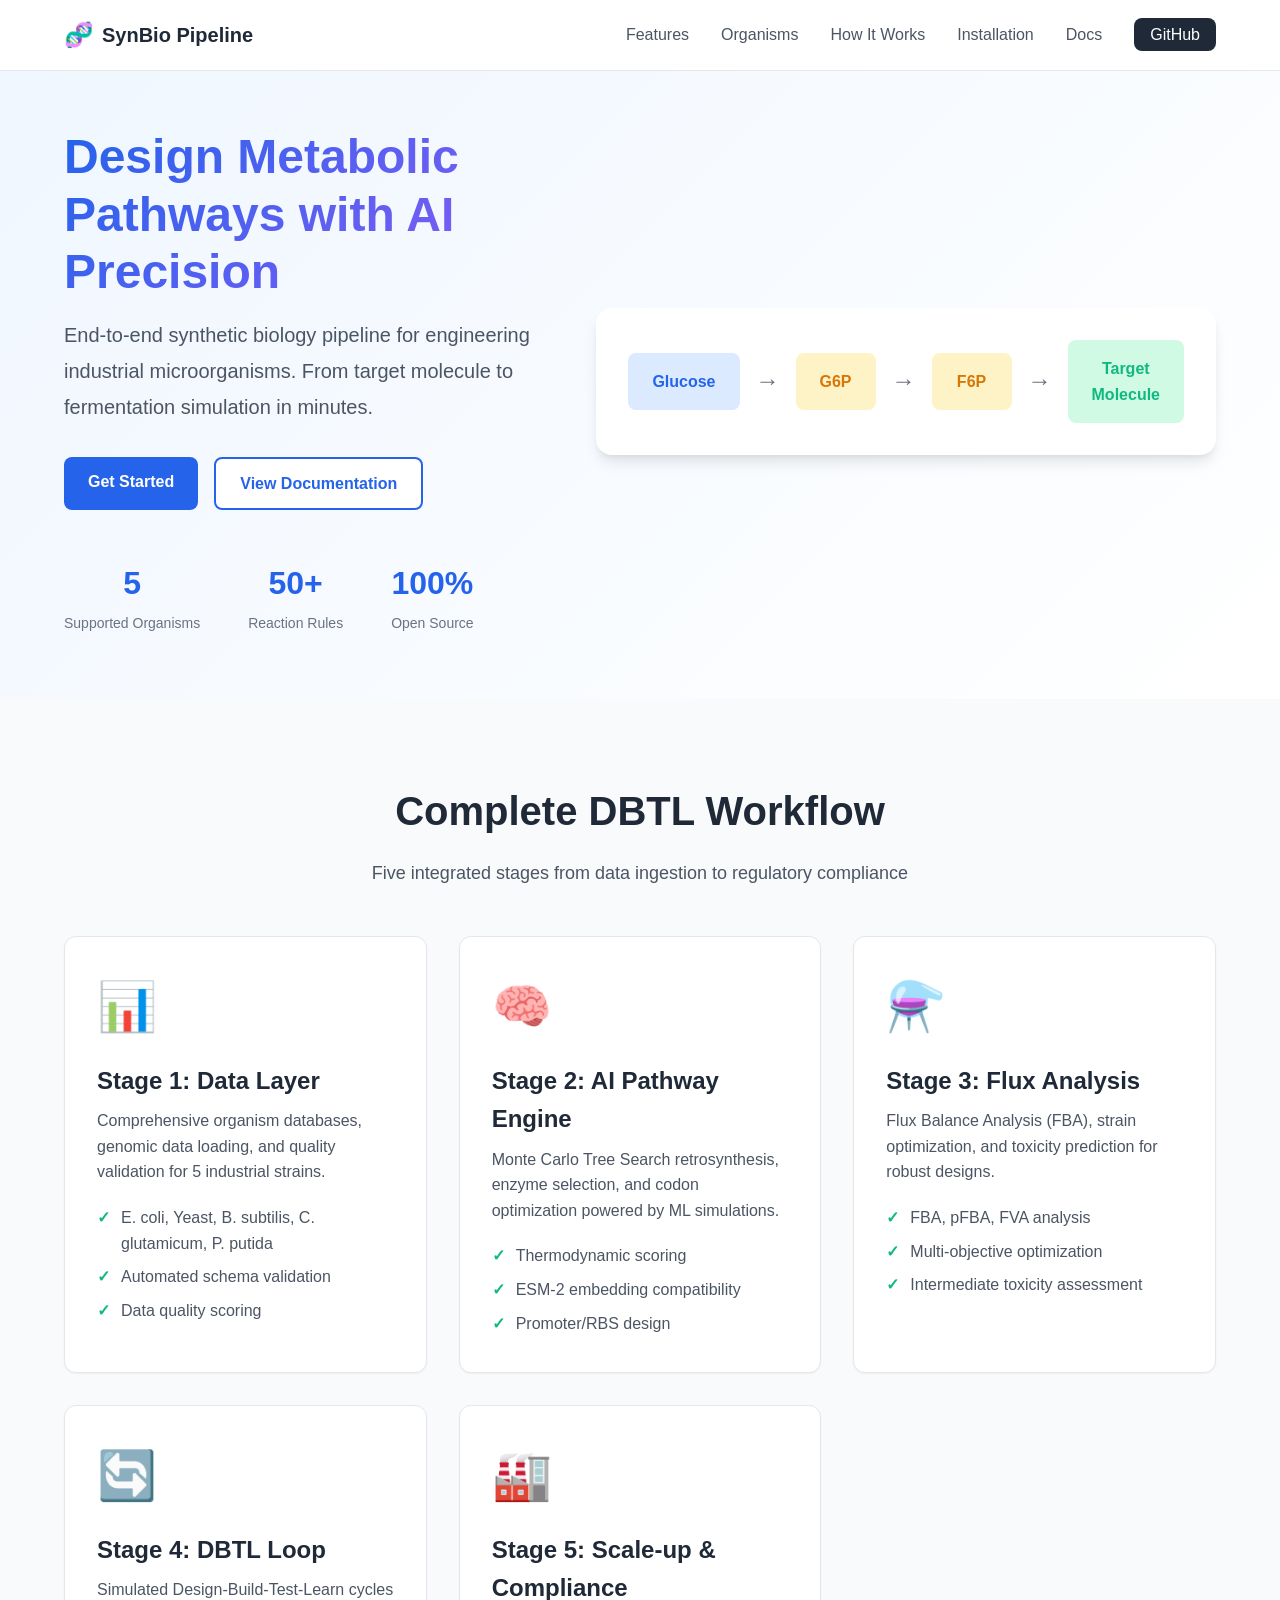
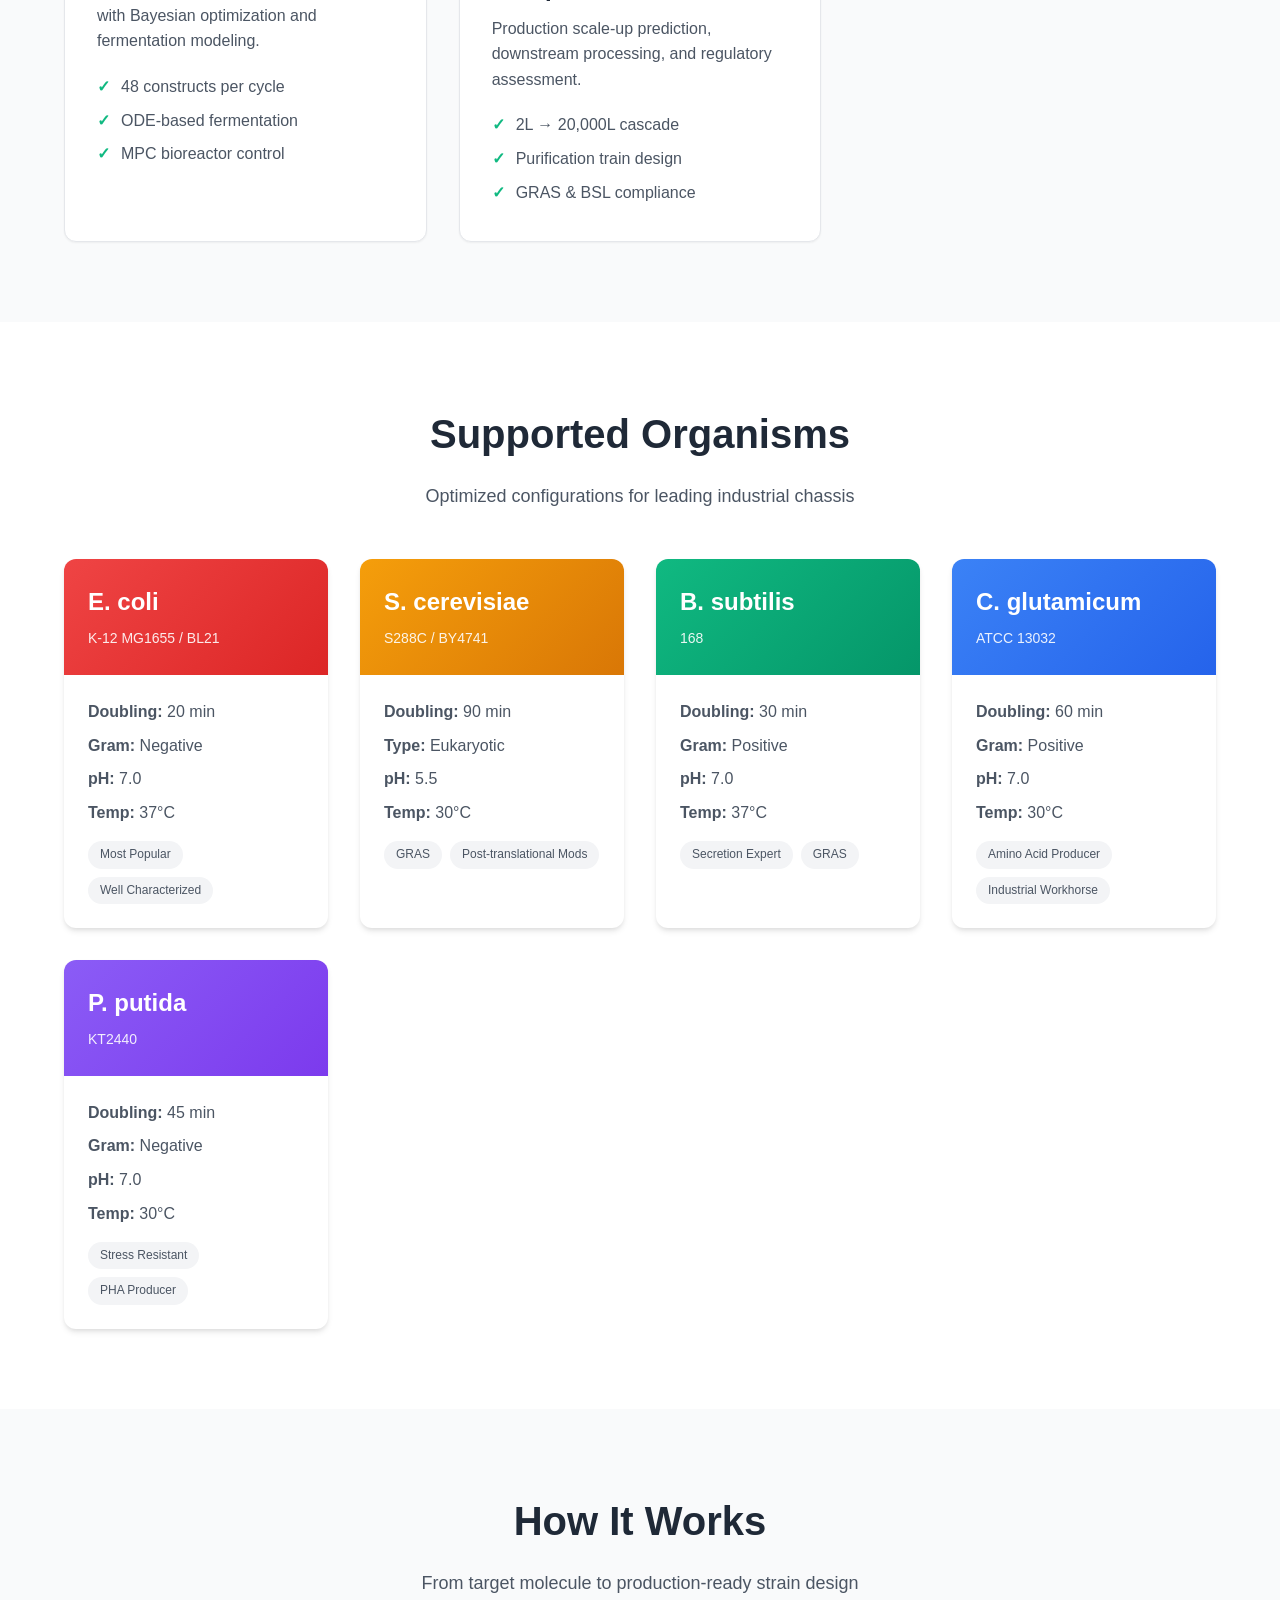
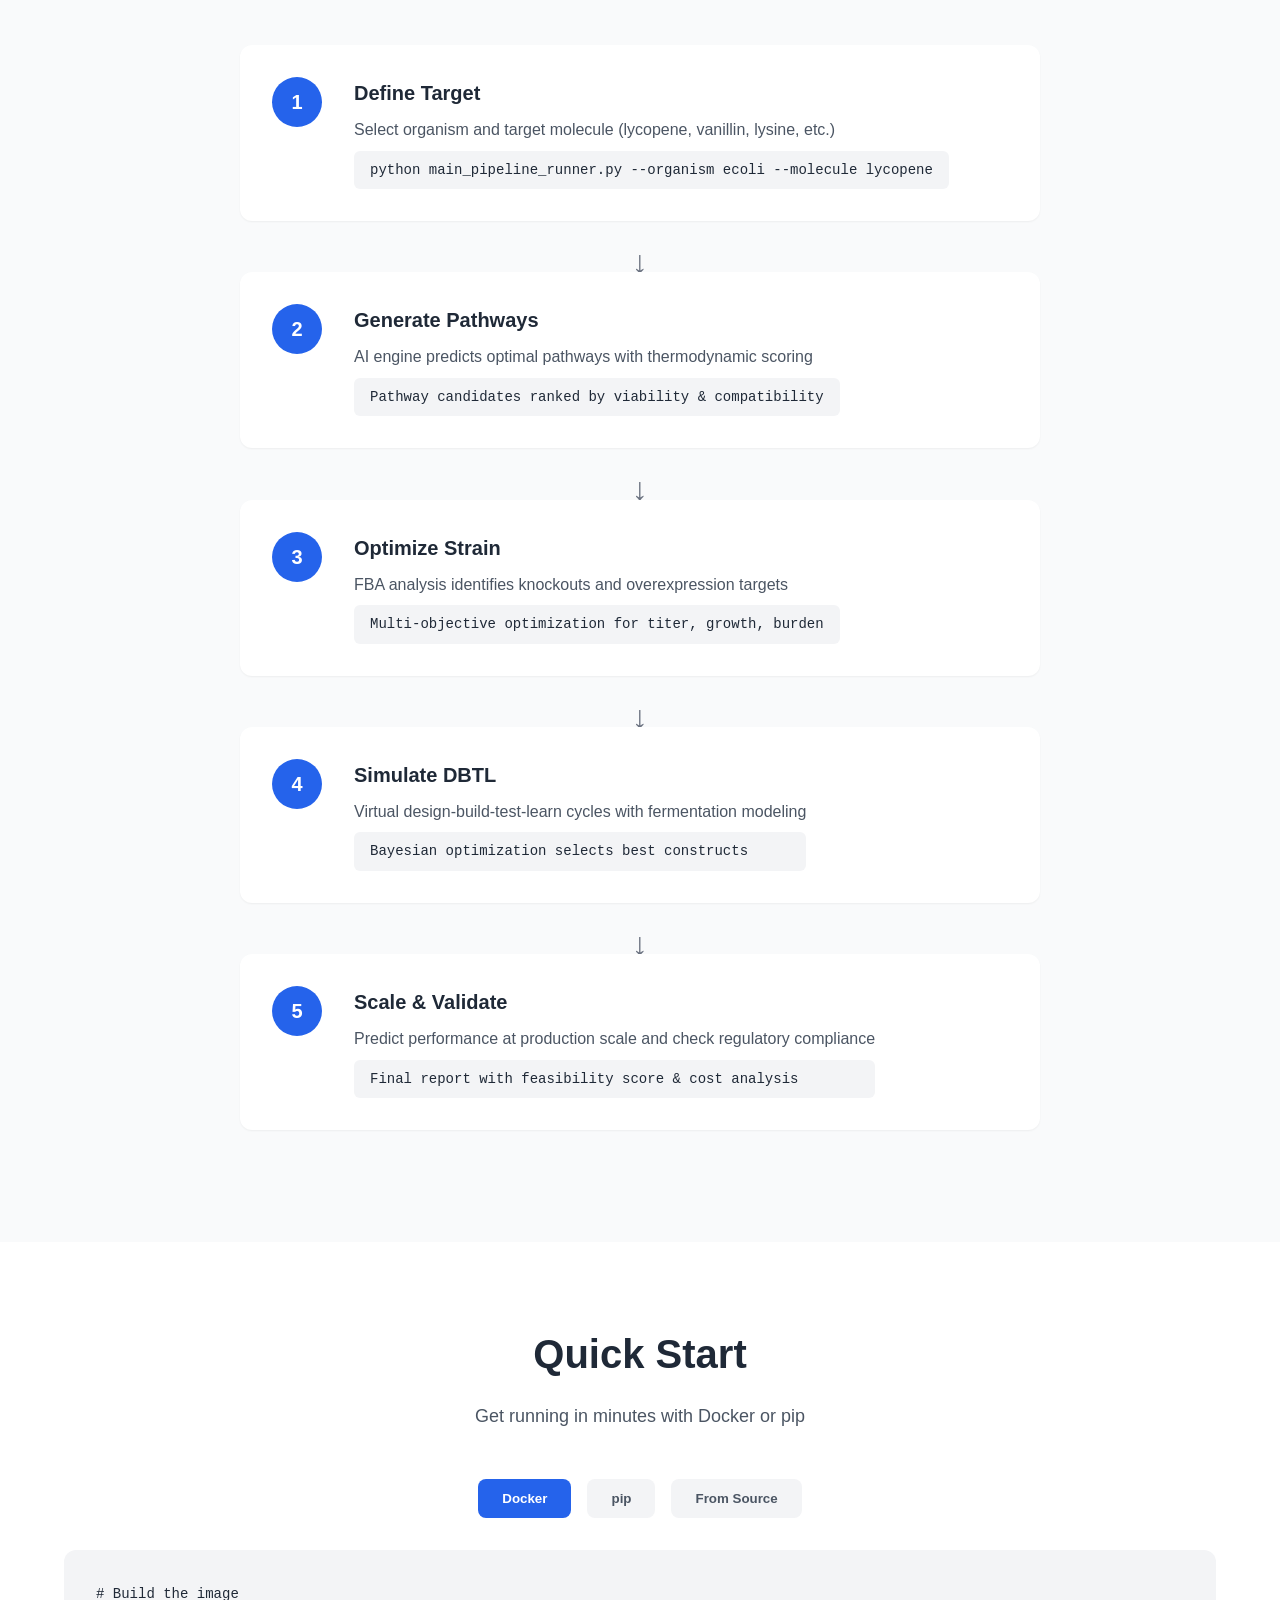
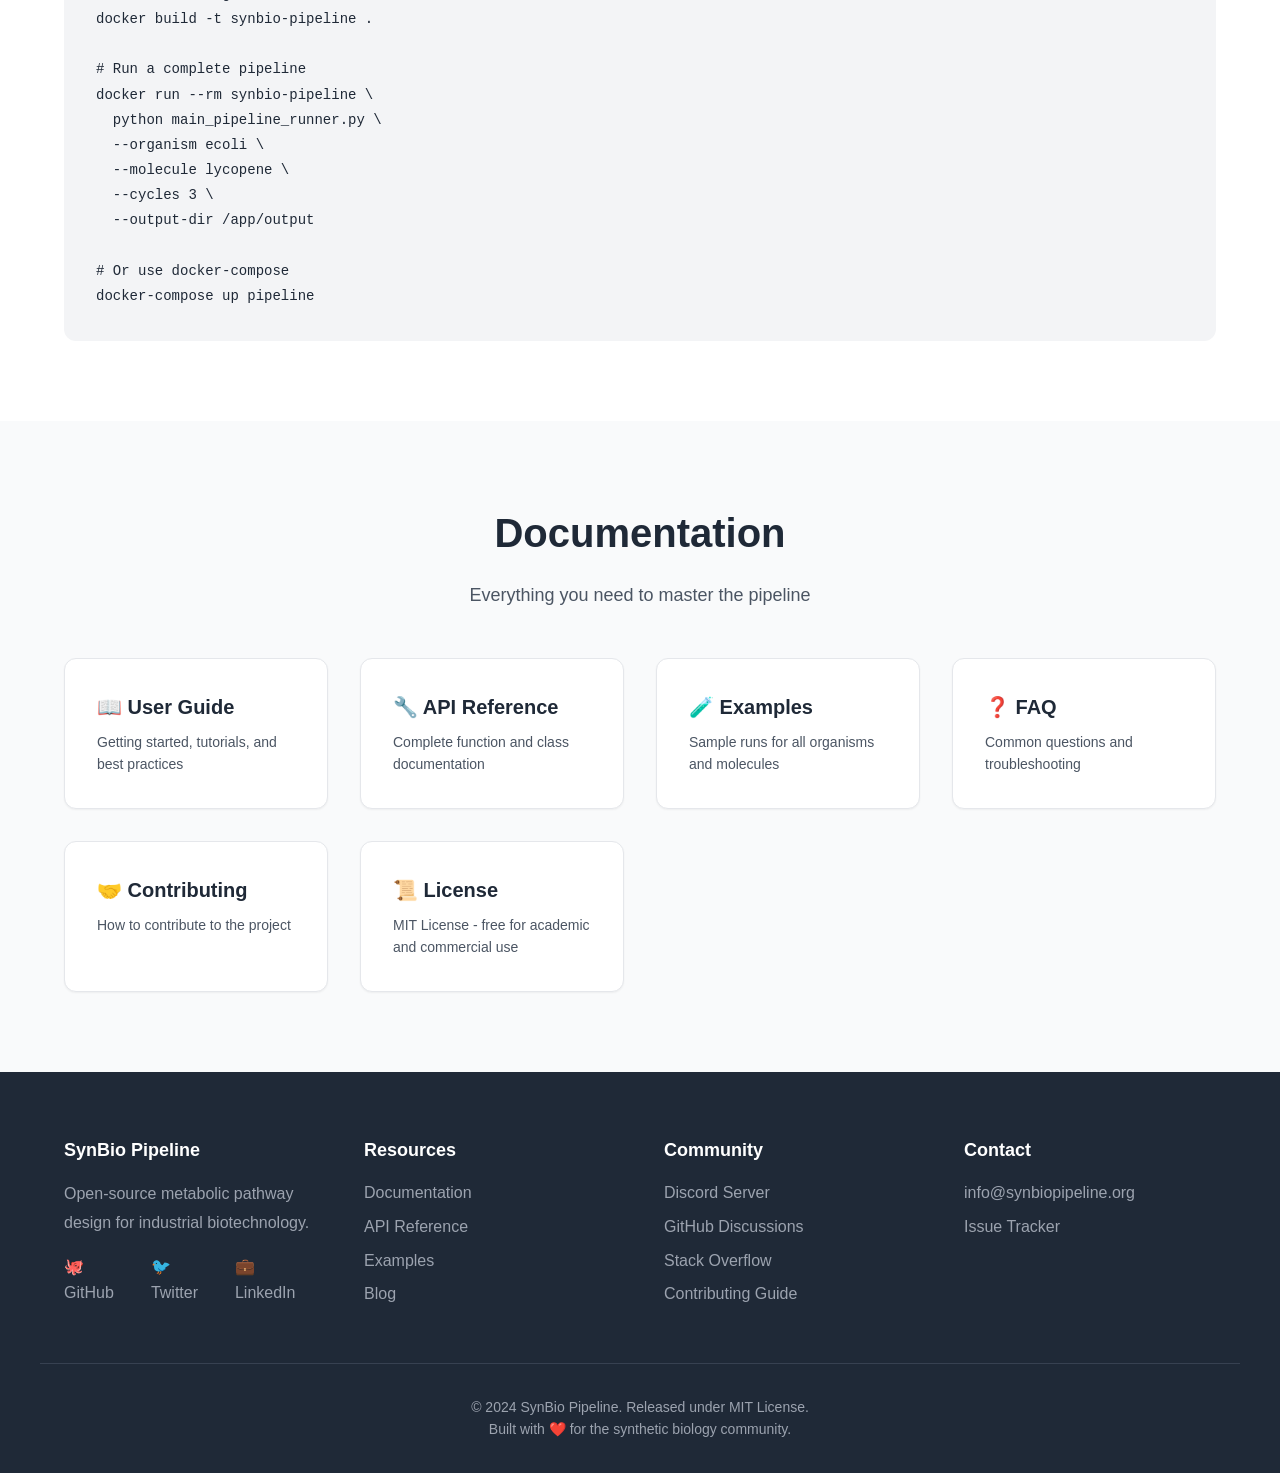
<file: docs/index.html>
<!DOCTYPE html>
<html lang="en">
<head>
    <meta charset="UTF-8">
    <meta name="viewport" content="width=device-width, initial-scale=1.0">
    <title>SynBio Pipeline - Metabolic Pathway Design for Industrial Microorganisms</title>
    <link rel="stylesheet" href="assets/css/style.css">
    <link rel="icon" type="image/svg+xml" href="data:image/svg+xml,<svg xmlns='http://www.w3.org/2000/svg' viewBox='0 0 100 100'><text y='.9em' font-size='90'>🧬</text></svg>">
    <meta name="description" content="AI-powered synthetic biology pipeline for metabolic pathway design in E. coli, yeast, and other industrial microorganisms.">
    <meta name="keywords" content="synthetic biology, metabolic engineering, pathway design, E. coli, yeast, biotechnology, AI, flux balance analysis">
    
    <!-- Open Graph / Social Media -->
    <meta property="og:type" content="website">
    <meta property="og:title" content="SynBio Pipeline">
    <meta property="og:description" content="End-to-end metabolic pathway design platform for industrial biotechnology.">
    <meta property="og:image" content="assets/images/og-image.png">
</head>
<body>
    <!-- Navigation -->
    <nav class="navbar">
        <div class="container nav-container">
            <a href="#" class="logo">
                <span class="logo-icon">🧬</span>
                <span class="logo-text">SynBio Pipeline</span>
            </a>
            <ul class="nav-links">
                <li><a href="#features">Features</a></li>
                <li><a href="#organisms">Organisms</a></li>
                <li><a href="#how-it-works">How It Works</a></li>
                <li><a href="#installation">Installation</a></li>
                <li><a href="#documentation">Docs</a></li>
                <li><a href="https://github.com/your-org/synbio-pipeline" class="btn-github">GitHub</a></li>
            </ul>
            <button class="mobile-menu-btn" aria-label="Toggle menu">
                <span></span>
                <span></span>
                <span></span>
            </button>
        </div>
    </nav>

    <!-- Hero Section -->
    <header class="hero">
        <div class="container hero-content">
            <div class="hero-text">
                <h1>Design Metabolic Pathways with AI Precision</h1>
                <p class="hero-subtitle">
                    End-to-end synthetic biology pipeline for engineering industrial microorganisms. 
                    From target molecule to fermentation simulation in minutes.
                </p>
                <div class="hero-buttons">
                    <a href="#installation" class="btn btn-primary">Get Started</a>
                    <a href="#documentation" class="btn btn-secondary">View Documentation</a>
                </div>
                <div class="hero-stats">
                    <div class="stat">
                        <span class="stat-number">5</span>
                        <span class="stat-label">Supported Organisms</span>
                    </div>
                    <div class="stat">
                        <span class="stat-number">50+</span>
                        <span class="stat-label">Reaction Rules</span>
                    </div>
                    <div class="stat">
                        <span class="stat-number">100%</span>
                        <span class="stat-label">Open Source</span>
                    </div>
                </div>
            </div>
            <div class="hero-visual">
                <div class="pathway-diagram">
                    <div class="node node-start">Glucose</div>
                    <div class="arrow">→</div>
                    <div class="node node-process">G6P</div>
                    <div class="arrow">→</div>
                    <div class="node node-process">F6P</div>
                    <div class="arrow">→</div>
                    <div class="node node-end">Target<br>Molecule</div>
                </div>
            </div>
        </div>
    </header>

    <!-- Features Section -->
    <section id="features" class="features">
        <div class="container">
            <h2 class="section-title">Complete DBTL Workflow</h2>
            <p class="section-subtitle">Five integrated stages from data ingestion to regulatory compliance</p>
            
            <div class="features-grid">
                <div class="feature-card">
                    <div class="feature-icon">📊</div>
                    <h3>Stage 1: Data Layer</h3>
                    <p>Comprehensive organism databases, genomic data loading, and quality validation for 5 industrial strains.</p>
                    <ul class="feature-list">
                        <li>E. coli, Yeast, B. subtilis, C. glutamicum, P. putida</li>
                        <li>Automated schema validation</li>
                        <li>Data quality scoring</li>
                    </ul>
                </div>
                
                <div class="feature-card">
                    <div class="feature-icon">🧠</div>
                    <h3>Stage 2: AI Pathway Engine</h3>
                    <p>Monte Carlo Tree Search retrosynthesis, enzyme selection, and codon optimization powered by ML simulations.</p>
                    <ul class="feature-list">
                        <li>Thermodynamic scoring</li>
                        <li>ESM-2 embedding compatibility</li>
                        <li>Promoter/RBS design</li>
                    </ul>
                </div>
                
                <div class="feature-card">
                    <div class="feature-icon">⚗️</div>
                    <h3>Stage 3: Flux Analysis</h3>
                    <p>Flux Balance Analysis (FBA), strain optimization, and toxicity prediction for robust designs.</p>
                    <ul class="feature-list">
                        <li>FBA, pFBA, FVA analysis</li>
                        <li>Multi-objective optimization</li>
                        <li>Intermediate toxicity assessment</li>
                    </ul>
                </div>
                
                <div class="feature-card">
                    <div class="feature-icon">🔄</div>
                    <h3>Stage 4: DBTL Loop</h3>
                    <p>Simulated Design-Build-Test-Learn cycles with Bayesian optimization and fermentation modeling.</p>
                    <ul class="feature-list">
                        <li>48 constructs per cycle</li>
                        <li>ODE-based fermentation</li>
                        <li>MPC bioreactor control</li>
                    </ul>
                </div>
                
                <div class="feature-card">
                    <div class="feature-icon">🏭</div>
                    <h3>Stage 5: Scale-up & Compliance</h3>
                    <p>Production scale-up prediction, downstream processing, and regulatory assessment.</p>
                    <ul class="feature-list">
                        <li>2L → 20,000L cascade</li>
                        <li>Purification train design</li>
                        <li>GRAS & BSL compliance</li>
                    </ul>
                </div>
            </div>
        </div>
    </section>

    <!-- Supported Organisms -->
    <section id="organisms" class="organisms">
        <div class="container">
            <h2 class="section-title">Supported Organisms</h2>
            <p class="section-subtitle">Optimized configurations for leading industrial chassis</p>
            
            <div class="organisms-grid">
                <div class="organism-card">
                    <div class="organism-header ecoli">
                        <h3>E. coli</h3>
                        <span class="strain">K-12 MG1655 / BL21</span>
                    </div>
                    <div class="organism-body">
                        <p><strong>Doubling:</strong> 20 min</p>
                        <p><strong>Gram:</strong> Negative</p>
                        <p><strong>pH:</strong> 7.0</p>
                        <p><strong>Temp:</strong> 37°C</p>
                        <div class="organism-tags">
                            <span class="tag">Most Popular</span>
                            <span class="tag">Well Characterized</span>
                        </div>
                    </div>
                </div>
                
                <div class="organism-card">
                    <div class="organism-header yeast">
                        <h3>S. cerevisiae</h3>
                        <span class="strain">S288C / BY4741</span>
                    </div>
                    <div class="organism-body">
                        <p><strong>Doubling:</strong> 90 min</p>
                        <p><strong>Type:</strong> Eukaryotic</p>
                        <p><strong>pH:</strong> 5.5</p>
                        <p><strong>Temp:</strong> 30°C</p>
                        <div class="organism-tags">
                            <span class="tag">GRAS</span>
                            <span class="tag">Post-translational Mods</span>
                        </div>
                    </div>
                </div>
                
                <div class="organism-card">
                    <div class="organism-header bsubtilis">
                        <h3>B. subtilis</h3>
                        <span class="strain">168</span>
                    </div>
                    <div class="organism-body">
                        <p><strong>Doubling:</strong> 30 min</p>
                        <p><strong>Gram:</strong> Positive</p>
                        <p><strong>pH:</strong> 7.0</p>
                        <p><strong>Temp:</strong> 37°C</p>
                        <div class="organism-tags">
                            <span class="tag">Secretion Expert</span>
                            <span class="tag">GRAS</span>
                        </div>
                    </div>
                </div>
                
                <div class="organism-card">
                    <div class="organism-header cglutamicum">
                        <h3>C. glutamicum</h3>
                        <span class="strain">ATCC 13032</span>
                    </div>
                    <div class="organism-body">
                        <p><strong>Doubling:</strong> 60 min</p>
                        <p><strong>Gram:</strong> Positive</p>
                        <p><strong>pH:</strong> 7.0</p>
                        <p><strong>Temp:</strong> 30°C</p>
                        <div class="organism-tags">
                            <span class="tag">Amino Acid Producer</span>
                            <span class="tag">Industrial Workhorse</span>
                        </div>
                    </div>
                </div>
                
                <div class="organism-card">
                    <div class="organism-header pputida">
                        <h3>P. putida</h3>
                        <span class="strain">KT2440</span>
                    </div>
                    <div class="organism-body">
                        <p><strong>Doubling:</strong> 45 min</p>
                        <p><strong>Gram:</strong> Negative</p>
                        <p><strong>pH:</strong> 7.0</p>
                        <p><strong>Temp:</strong> 30°C</p>
                        <div class="organism-tags">
                            <span class="tag">Stress Resistant</span>
                            <span class="tag">PHA Producer</span>
                        </div>
                    </div>
                </div>
            </div>
        </div>
    </section>

    <!-- How It Works -->
    <section id="how-it-works" class="how-it-works">
        <div class="container">
            <h2 class="section-title">How It Works</h2>
            <p class="section-subtitle">From target molecule to production-ready strain design</p>
            
            <div class="workflow">
                <div class="workflow-step">
                    <div class="step-number">1</div>
                    <div class="step-content">
                        <h4>Define Target</h4>
                        <p>Select organism and target molecule (lycopene, vanillin, lysine, etc.)</p>
                        <code>python main_pipeline_runner.py --organism ecoli --molecule lycopene</code>
                    </div>
                </div>
                
                <div class="workflow-arrow">↓</div>
                
                <div class="workflow-step">
                    <div class="step-number">2</div>
                    <div class="step-content">
                        <h4>Generate Pathways</h4>
                        <p>AI engine predicts optimal pathways with thermodynamic scoring</p>
                        <code>Pathway candidates ranked by viability & compatibility</code>
                    </div>
                </div>
                
                <div class="workflow-arrow">↓</div>
                
                <div class="workflow-step">
                    <div class="step-number">3</div>
                    <div class="step-content">
                        <h4>Optimize Strain</h4>
                        <p>FBA analysis identifies knockouts and overexpression targets</p>
                        <code>Multi-objective optimization for titer, growth, burden</code>
                    </div>
                </div>
                
                <div class="workflow-arrow">↓</div>
                
                <div class="workflow-step">
                    <div class="step-number">4</div>
                    <div class="step-content">
                        <h4>Simulate DBTL</h4>
                        <p>Virtual design-build-test-learn cycles with fermentation modeling</p>
                        <code>Bayesian optimization selects best constructs</code>
                    </div>
                </div>
                
                <div class="workflow-arrow">↓</div>
                
                <div class="workflow-step">
                    <div class="step-number">5</div>
                    <div class="step-content">
                        <h4>Scale & Validate</h4>
                        <p>Predict performance at production scale and check regulatory compliance</p>
                        <code>Final report with feasibility score & cost analysis</code>
                    </div>
                </div>
            </div>
        </div>
    </section>

    <!-- Installation -->
    <section id="installation" class="installation">
        <div class="container">
            <h2 class="section-title">Quick Start</h2>
            <p class="section-subtitle">Get running in minutes with Docker or pip</p>
            
            <div class="tabs">
                <button class="tab-btn active" data-tab="docker">Docker</button>
                <button class="tab-btn" data-tab="pip">pip</button>
                <button class="tab-btn" data-tab="source">From Source</button>
            </div>
            
            <div class="tab-content">
                <div id="docker" class="tab-pane active">
                    <pre><code># Build the image
docker build -t synbio-pipeline .

# Run a complete pipeline
docker run --rm synbio-pipeline \
  python main_pipeline_runner.py \
  --organism ecoli \
  --molecule lycopene \
  --cycles 3 \
  --output-dir /app/output

# Or use docker-compose
docker-compose up pipeline</code></pre>
                </div>
                
                <div id="pip" class="tab-pane">
                    <pre><code># Install dependencies
pip install -r requirements.txt

# Run the pipeline
python main_pipeline_runner.py \
  --organism scerevisiae \
  --molecule vanillin \
  --cycles 5

# View results
cat ./pipeline_output/final_report.json</code></pre>
                </div>
                
                <div id="source" class="tab-pane">
                    <pre><code># Clone the repository
git clone https://github.com/your-org/synbio-pipeline.git
cd synbio-pipeline

# Create virtual environment
python -m venv venv
source venv/bin/activate  # Linux/Mac
# or
venv\Scripts\activate     # Windows

# Install dependencies
pip install -r requirements.txt

# Run tests
make test

# Run example
python main_pipeline_runner.py --organism ecoli --molecule lycopene</code></pre>
                </div>
            </div>
        </div>
    </section>

    <!-- Documentation -->
    <section id="documentation" class="documentation">
        <div class="container">
            <h2 class="section-title">Documentation</h2>
            <p class="section-subtitle">Everything you need to master the pipeline</p>
            
            <div class="docs-grid">
                <a href="#" class="doc-card">
                    <h3>📖 User Guide</h3>
                    <p>Getting started, tutorials, and best practices</p>
                </a>
                <a href="#" class="doc-card">
                    <h3>🔧 API Reference</h3>
                    <p>Complete function and class documentation</p>
                </a>
                <a href="#" class="doc-card">
                    <h3>🧪 Examples</h3>
                    <p>Sample runs for all organisms and molecules</p>
                </a>
                <a href="#" class="doc-card">
                    <h3>❓ FAQ</h3>
                    <p>Common questions and troubleshooting</p>
                </a>
                <a href="#" class="doc-card">
                    <h3>🤝 Contributing</h3>
                    <p>How to contribute to the project</p>
                </a>
                <a href="#" class="doc-card">
                    <h3>📜 License</h3>
                    <p>MIT License - free for academic and commercial use</p>
                </a>
            </div>
        </div>
    </section>

    <!-- Footer -->
    <footer class="footer">
        <div class="container footer-content">
            <div class="footer-section">
                <h4>SynBio Pipeline</h4>
                <p>Open-source metabolic pathway design for industrial biotechnology.</p>
                <div class="social-links">
                    <a href="#" aria-label="GitHub">🐙 GitHub</a>
                    <a href="#" aria-label="Twitter">🐦 Twitter</a>
                    <a href="#" aria-label="LinkedIn">💼 LinkedIn</a>
                </div>
            </div>
            
            <div class="footer-section">
                <h4>Resources</h4>
                <ul>
                    <li><a href="#documentation">Documentation</a></li>
                    <li><a href="#">API Reference</a></li>
                    <li><a href="#">Examples</a></li>
                    <li><a href="#">Blog</a></li>
                </ul>
            </div>
            
            <div class="footer-section">
                <h4>Community</h4>
                <ul>
                    <li><a href="#">Discord Server</a></li>
                    <li><a href="#">GitHub Discussions</a></li>
                    <li><a href="#">Stack Overflow</a></li>
                    <li><a href="#">Contributing Guide</a></li>
                </ul>
            </div>
            
            <div class="footer-section">
                <h4>Contact</h4>
                <ul>
                    <li><a href="mailto:info@synbiopipeline.org">info@synbiopipeline.org</a></li>
                    <li><a href="#">Issue Tracker</a></li>
                </ul>
            </div>
        </div>
        
        <div class="container footer-bottom">
            <p>&copy; 2024 SynBio Pipeline. Released under MIT License.</p>
            <p>Built with ❤️ for the synthetic biology community.</p>
        </div>
    </footer>

    <script src="assets/js/main.js"></script>
</body>
</html>
</file>
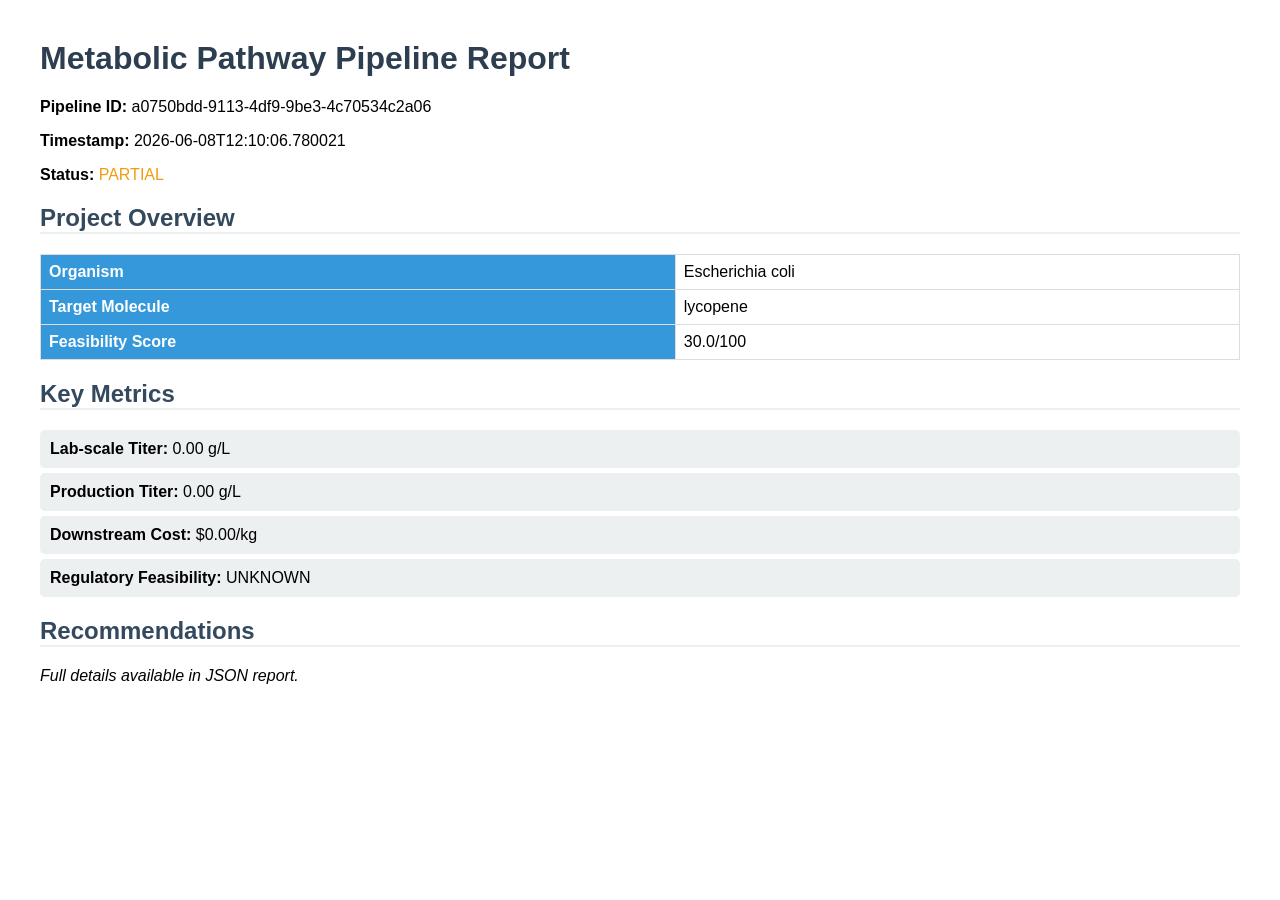
<file: pipeline_output/report.html>
<!DOCTYPE html>
<html>
<head>
    <title>Pipeline Report - a0750bdd-9113-4df9-9be3-4c70534c2a06</title>
    <style>
        body { font-family: Arial, sans-serif; margin: 40px; }
        h1 { color: #2c3e50; }
        h2 { color: #34495e; border-bottom: 2px solid #ecf0f1; }
        .metric { background: #ecf0f1; padding: 10px; margin: 5px 0; border-radius: 5px; }
        .success { color: #27ae60; }
        .warning { color: #f39c12; }
        .error { color: #e74c3c; }
        table { border-collapse: collapse; width: 100%; }
        th, td { border: 1px solid #ddd; padding: 8px; text-align: left; }
        th { background-color: #3498db; color: white; }
    </style>
</head>
<body>
    <h1>Metabolic Pathway Pipeline Report</h1>
    <p><strong>Pipeline ID:</strong> a0750bdd-9113-4df9-9be3-4c70534c2a06</p>
    <p><strong>Timestamp:</strong> 2026-06-08T12:10:06.780021</p>
    <p><strong>Status:</strong> <span class="warning">PARTIAL</span></p>
    
    <h2>Project Overview</h2>
    <table>
        <tr><th>Organism</th><td>Escherichia coli</td></tr>
        <tr><th>Target Molecule</th><td>lycopene</td></tr>
        <tr><th>Feasibility Score</th><td>30.0/100</td></tr>
    </table>
    
    <h2>Key Metrics</h2>
    <div class="metric"><strong>Lab-scale Titer:</strong> 0.00 g/L</div>
    <div class="metric"><strong>Production Titer:</strong> 0.00 g/L</div>
    <div class="metric"><strong>Downstream Cost:</strong> $0.00/kg</div>
    <div class="metric"><strong>Regulatory Feasibility:</strong> UNKNOWN</div>
    
    <h2>Recommendations</h2>
    <ul>
    </ul>
    
    <p><em>Full details available in JSON report.</em></p>
</body>
</html>
</file>
<file: docs/assets/css/style.css>
/* SynBio Pipeline - Main Stylesheet */

:root {
    --primary-color: #2563eb;
    --primary-dark: #1d4ed8;
    --secondary-color: #10b981;
    --accent-color: #8b5cf6;
    --text-primary: #1f2937;
    --text-secondary: #4b5563;
    --text-light: #6b7280;
    --bg-primary: #ffffff;
    --bg-secondary: #f9fafb;
    --bg-tertiary: #f3f4f6;
    --border-color: #e5e7eb;
    --shadow-sm: 0 1px 2px 0 rgba(0, 0, 0, 0.05);
    --shadow-md: 0 4px 6px -1px rgba(0, 0, 0, 0.1), 0 2px 4px -1px rgba(0, 0, 0, 0.06);
    --shadow-lg: 0 10px 15px -3px rgba(0, 0, 0, 0.1), 0 4px 6px -2px rgba(0, 0, 0, 0.05);
    --radius-sm: 0.375rem;
    --radius-md: 0.5rem;
    --radius-lg: 0.75rem;
    --radius-xl: 1rem;
}

* {
    margin: 0;
    padding: 0;
    box-sizing: border-box;
}

html {
    scroll-behavior: smooth;
}

body {
    font-family: -apple-system, BlinkMacSystemFont, 'Segoe UI', Roboto, 'Helvetica Neue', Arial, sans-serif;
    line-height: 1.6;
    color: var(--text-primary);
    background-color: var(--bg-primary);
}

.container {
    max-width: 1200px;
    margin: 0 auto;
    padding: 0 1.5rem;
}

/* Navigation */
.navbar {
    position: fixed;
    top: 0;
    left: 0;
    right: 0;
    background: rgba(255, 255, 255, 0.95);
    backdrop-filter: blur(10px);
    border-bottom: 1px solid var(--border-color);
    z-index: 1000;
    padding: 1rem 0;
}

.nav-container {
    display: flex;
    justify-content: space-between;
    align-items: center;
}

.logo {
    display: flex;
    align-items: center;
    gap: 0.5rem;
    text-decoration: none;
    color: var(--text-primary);
    font-weight: 700;
    font-size: 1.25rem;
}

.logo-icon {
    font-size: 1.5rem;
}

.nav-links {
    display: flex;
    list-style: none;
    gap: 2rem;
    align-items: center;
}

.nav-links a {
    text-decoration: none;
    color: var(--text-secondary);
    font-weight: 500;
    transition: color 0.2s;
}

.nav-links a:hover {
    color: var(--primary-color);
}

.btn-github {
    background: var(--text-primary);
    color: white !important;
    padding: 0.5rem 1rem;
    border-radius: var(--radius-md);
    transition: background 0.2s;
}

.btn-github:hover {
    background: var(--text-secondary);
}

.mobile-menu-btn {
    display: none;
    flex-direction: column;
    gap: 4px;
    background: none;
    border: none;
    cursor: pointer;
    padding: 0.5rem;
}

.mobile-menu-btn span {
    width: 24px;
    height: 2px;
    background: var(--text-primary);
    transition: all 0.3s;
}

/* Hero Section */
.hero {
    padding: 8rem 0 4rem;
    background: linear-gradient(135deg, #eff6ff 0%, #ffffff 100%);
}

.hero-content {
    display: grid;
    grid-template-columns: 1fr 1fr;
    gap: 4rem;
    align-items: center;
}

.hero-text h1 {
    font-size: 3rem;
    font-weight: 800;
    line-height: 1.2;
    margin-bottom: 1rem;
    background: linear-gradient(135deg, var(--primary-color), var(--accent-color));
    -webkit-background-clip: text;
    -webkit-text-fill-color: transparent;
    background-clip: text;
}

.hero-subtitle {
    font-size: 1.25rem;
    color: var(--text-secondary);
    margin-bottom: 2rem;
    line-height: 1.8;
}

.hero-buttons {
    display: flex;
    gap: 1rem;
    margin-bottom: 3rem;
}

.btn {
    display: inline-block;
    padding: 0.75rem 1.5rem;
    border-radius: var(--radius-md);
    text-decoration: none;
    font-weight: 600;
    transition: all 0.2s;
    border: none;
    cursor: pointer;
}

.btn-primary {
    background: var(--primary-color);
    color: white;
}

.btn-primary:hover {
    background: var(--primary-dark);
    transform: translateY(-2px);
    box-shadow: var(--shadow-md);
}

.btn-secondary {
    background: white;
    color: var(--primary-color);
    border: 2px solid var(--primary-color);
}

.btn-secondary:hover {
    background: var(--bg-secondary);
}

.hero-stats {
    display: flex;
    gap: 3rem;
}

.stat {
    text-align: center;
}

.stat-number {
    display: block;
    font-size: 2rem;
    font-weight: 800;
    color: var(--primary-color);
}

.stat-label {
    font-size: 0.875rem;
    color: var(--text-light);
}

.pathway-diagram {
    background: white;
    padding: 2rem;
    border-radius: var(--radius-xl);
    box-shadow: var(--shadow-lg);
    display: flex;
    align-items: center;
    justify-content: center;
    gap: 1rem;
}

.node {
    padding: 1rem 1.5rem;
    border-radius: var(--radius-md);
    font-weight: 600;
    text-align: center;
    min-width: 80px;
}

.node-start {
    background: #dbeafe;
    color: var(--primary-color);
}

.node-process {
    background: #fef3c7;
    color: #d97706;
}

.node-end {
    background: #d1fae5;
    color: var(--secondary-color);
}

.arrow {
    font-size: 1.5rem;
    color: var(--text-light);
}

/* Sections */
section {
    padding: 5rem 0;
}

.section-title {
    font-size: 2.5rem;
    font-weight: 800;
    text-align: center;
    margin-bottom: 1rem;
}

.section-subtitle {
    text-align: center;
    color: var(--text-secondary);
    font-size: 1.125rem;
    margin-bottom: 3rem;
    max-width: 600px;
    margin-left: auto;
    margin-right: auto;
}

/* Features */
.features {
    background: var(--bg-secondary);
}

.features-grid {
    display: grid;
    grid-template-columns: repeat(auto-fit, minmax(300px, 1fr));
    gap: 2rem;
}

.feature-card {
    background: white;
    padding: 2rem;
    border-radius: var(--radius-lg);
    box-shadow: var(--shadow-sm);
    transition: all 0.3s;
    border: 1px solid var(--border-color);
}

.feature-card:hover {
    transform: translateY(-4px);
    box-shadow: var(--shadow-lg);
}

.feature-icon {
    font-size: 3rem;
    margin-bottom: 1rem;
}

.feature-card h3 {
    font-size: 1.5rem;
    margin-bottom: 0.5rem;
    color: var(--text-primary);
}

.feature-card p {
    color: var(--text-secondary);
    margin-bottom: 1rem;
}

.feature-list {
    list-style: none;
    padding-left: 0;
}

.feature-list li {
    padding: 0.25rem 0;
    color: var(--text-secondary);
    position: relative;
    padding-left: 1.5rem;
}

.feature-list li:before {
    content: "✓";
    position: absolute;
    left: 0;
    color: var(--secondary-color);
    font-weight: bold;
}

/* Organisms */
.organisms-grid {
    display: grid;
    grid-template-columns: repeat(auto-fit, minmax(250px, 1fr));
    gap: 2rem;
}

.organism-card {
    background: white;
    border-radius: var(--radius-lg);
    overflow: hidden;
    box-shadow: var(--shadow-md);
    transition: all 0.3s;
}

.organism-card:hover {
    transform: translateY(-4px);
    box-shadow: var(--shadow-lg);
}

.organism-header {
    padding: 1.5rem;
    color: white;
}

.organism-header h3 {
    font-size: 1.5rem;
    margin-bottom: 0.25rem;
}

.strain {
    font-size: 0.875rem;
    opacity: 0.9;
}

.ecoli { background: linear-gradient(135deg, #ef4444, #dc2626); }
.yeast { background: linear-gradient(135deg, #f59e0b, #d97706); }
.bsubtilis { background: linear-gradient(135deg, #10b981, #059669); }
.cglutamicum { background: linear-gradient(135deg, #3b82f6, #2563eb); }
.pputida { background: linear-gradient(135deg, #8b5cf6, #7c3aed); }

.organism-body {
    padding: 1.5rem;
}

.organism-body p {
    margin-bottom: 0.5rem;
    color: var(--text-secondary);
}

.organism-tags {
    display: flex;
    flex-wrap: wrap;
    gap: 0.5rem;
    margin-top: 1rem;
}

.tag {
    background: var(--bg-tertiary);
    padding: 0.25rem 0.75rem;
    border-radius: 9999px;
    font-size: 0.75rem;
    color: var(--text-secondary);
    font-weight: 500;
}

/* How It Works */
.how-it-works {
    background: var(--bg-secondary);
}

.workflow {
    max-width: 800px;
    margin: 0 auto;
}

.workflow-step {
    display: flex;
    gap: 2rem;
    align-items: flex-start;
    margin-bottom: 2rem;
    background: white;
    padding: 2rem;
    border-radius: var(--radius-lg);
    box-shadow: var(--shadow-sm);
}

.step-number {
    width: 50px;
    height: 50px;
    background: var(--primary-color);
    color: white;
    border-radius: 50%;
    display: flex;
    align-items: center;
    justify-content: center;
    font-weight: 800;
    font-size: 1.25rem;
    flex-shrink: 0;
}

.step-content h4 {
    font-size: 1.25rem;
    margin-bottom: 0.5rem;
}

.step-content p {
    color: var(--text-secondary);
    margin-bottom: 0.5rem;
}

.step-content code {
    background: var(--bg-tertiary);
    padding: 0.5rem 1rem;
    border-radius: var(--radius-sm);
    font-size: 0.875rem;
    display: block;
    overflow-x: auto;
}

.workflow-arrow {
    text-align: center;
    font-size: 2rem;
    color: var(--text-light);
    margin: -1rem 0;
}

/* Installation */
.installation {
    background: white;
}

.tabs {
    display: flex;
    gap: 1rem;
    justify-content: center;
    margin-bottom: 2rem;
}

.tab-btn {
    padding: 0.75rem 1.5rem;
    background: var(--bg-tertiary);
    border: none;
    border-radius: var(--radius-md);
    cursor: pointer;
    font-weight: 600;
    color: var(--text-secondary);
    transition: all 0.2s;
}

.tab-btn.active {
    background: var(--primary-color);
    color: white;
}

.tab-content {
    background: var(--bg-tertiary);
    border-radius: var(--radius-lg);
    overflow: hidden;
}

.tab-pane {
    display: none;
}

.tab-pane.active {
    display: block;
}

.tab-pane pre {
    padding: 2rem;
    overflow-x: auto;
}

.tab-pane code {
    font-family: 'Monaco', 'Menlo', 'Ubuntu Mono', monospace;
    font-size: 0.875rem;
    line-height: 1.8;
}

/* Documentation */
.documentation {
    background: var(--bg-secondary);
}

.docs-grid {
    display: grid;
    grid-template-columns: repeat(auto-fit, minmax(250px, 1fr));
    gap: 2rem;
}

.doc-card {
    background: white;
    padding: 2rem;
    border-radius: var(--radius-lg);
    text-decoration: none;
    color: inherit;
    box-shadow: var(--shadow-sm);
    transition: all 0.3s;
    border: 1px solid var(--border-color);
}

.doc-card:hover {
    transform: translateY(-4px);
    box-shadow: var(--shadow-lg);
}

.doc-card h3 {
    font-size: 1.25rem;
    margin-bottom: 0.5rem;
}

.doc-card p {
    color: var(--text-secondary);
    font-size: 0.875rem;
}

/* Footer */
.footer {
    background: var(--text-primary);
    color: white;
    padding: 4rem 0 2rem;
}

.footer-content {
    display: grid;
    grid-template-columns: repeat(auto-fit, minmax(200px, 1fr));
    gap: 3rem;
    margin-bottom: 3rem;
}

.footer-section h4 {
    font-size: 1.125rem;
    margin-bottom: 1rem;
}

.footer-section p {
    color: #9ca3af;
    line-height: 1.8;
}

.footer-section ul {
    list-style: none;
}

.footer-section ul li {
    margin-bottom: 0.5rem;
}

.footer-section a {
    color: #9ca3af;
    text-decoration: none;
    transition: color 0.2s;
}

.footer-section a:hover {
    color: white;
}

.social-links {
    display: flex;
    gap: 1rem;
    margin-top: 1rem;
}

.footer-bottom {
    text-align: center;
    padding-top: 2rem;
    border-top: 1px solid #374151;
    color: #9ca3af;
    font-size: 0.875rem;
}

/* Responsive */
@media (max-width: 768px) {
    .hero-content {
        grid-template-columns: 1fr;
        gap: 2rem;
    }
    
    .hero-text h1 {
        font-size: 2rem;
    }
    
    .nav-links {
        display: none;
    }
    
    .mobile-menu-btn {
        display: flex;
    }
    
    .hero-stats {
        gap: 1.5rem;
    }
    
    .stat-number {
        font-size: 1.5rem;
    }
    
    .section-title {
        font-size: 2rem;
    }
    
    .workflow-step {
        flex-direction: column;
        gap: 1rem;
    }
    
    .tabs {
        flex-wrap: wrap;
    }
}
</file>
